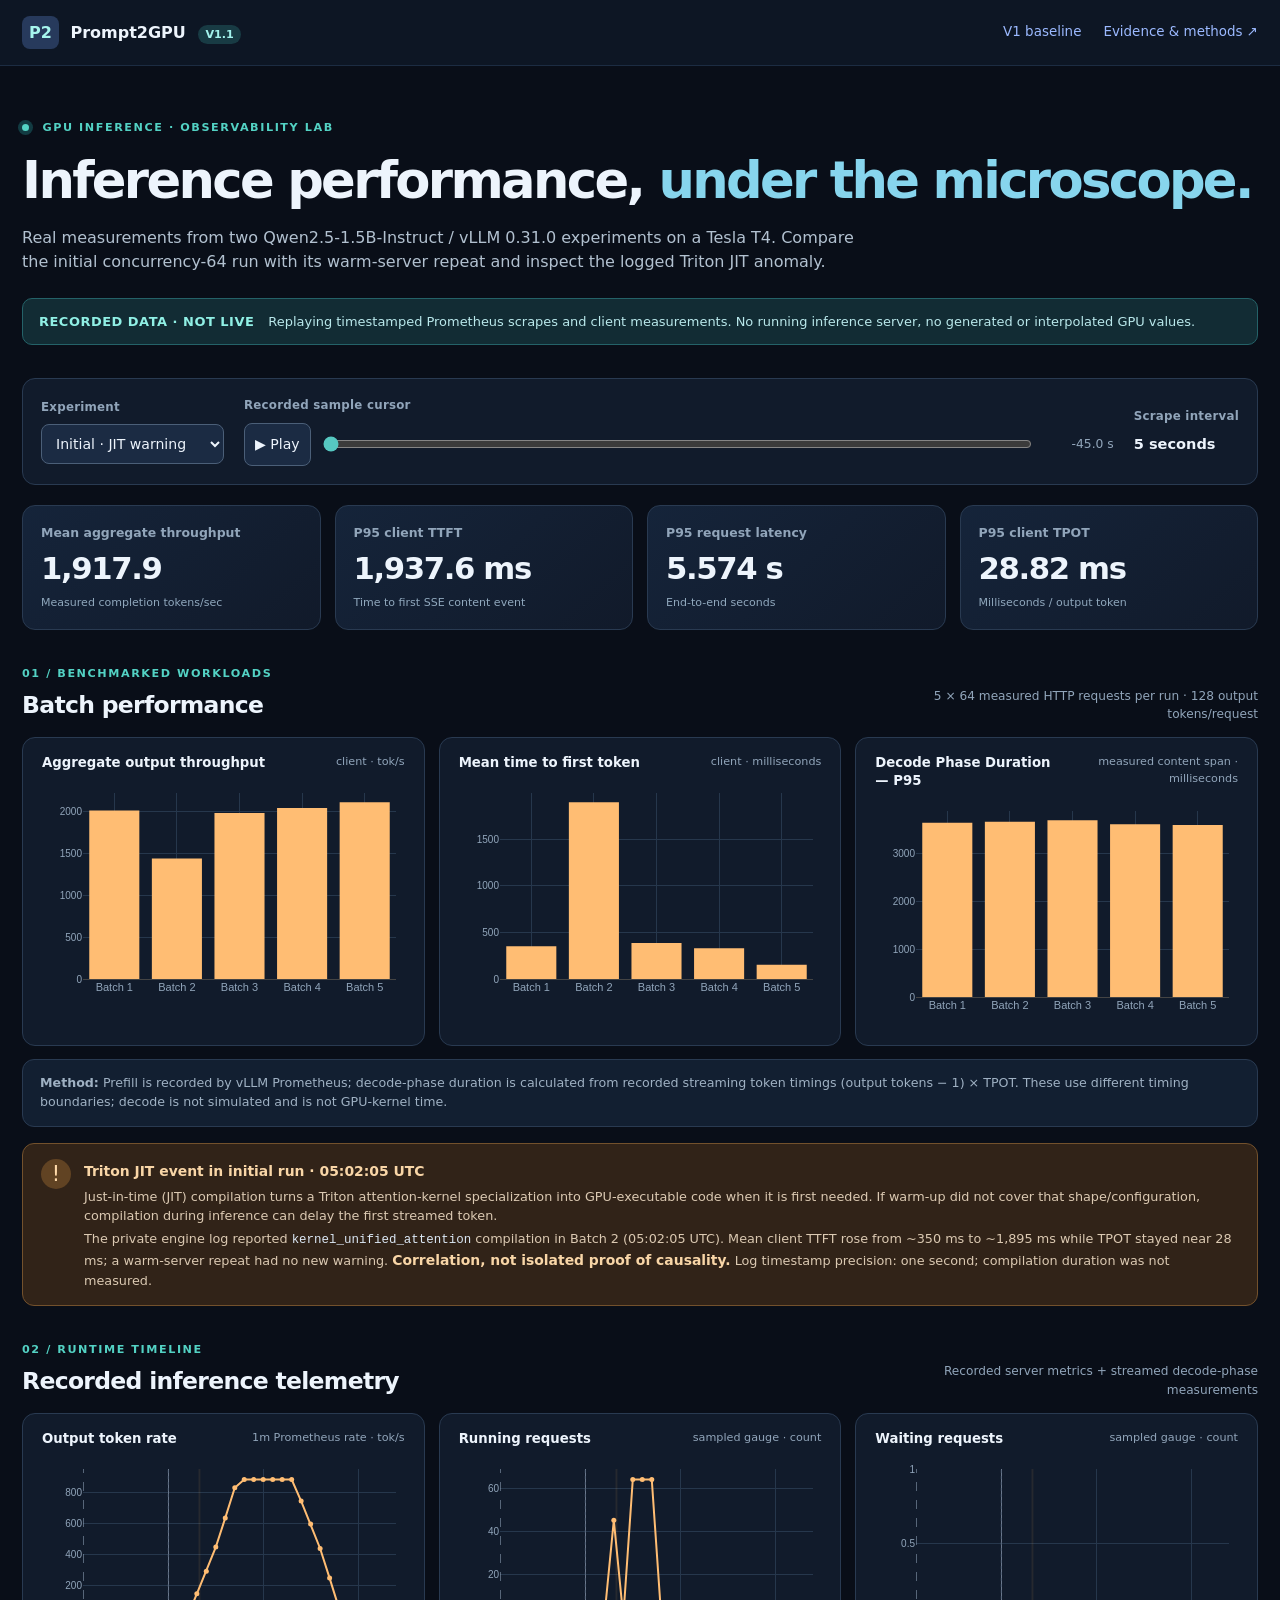
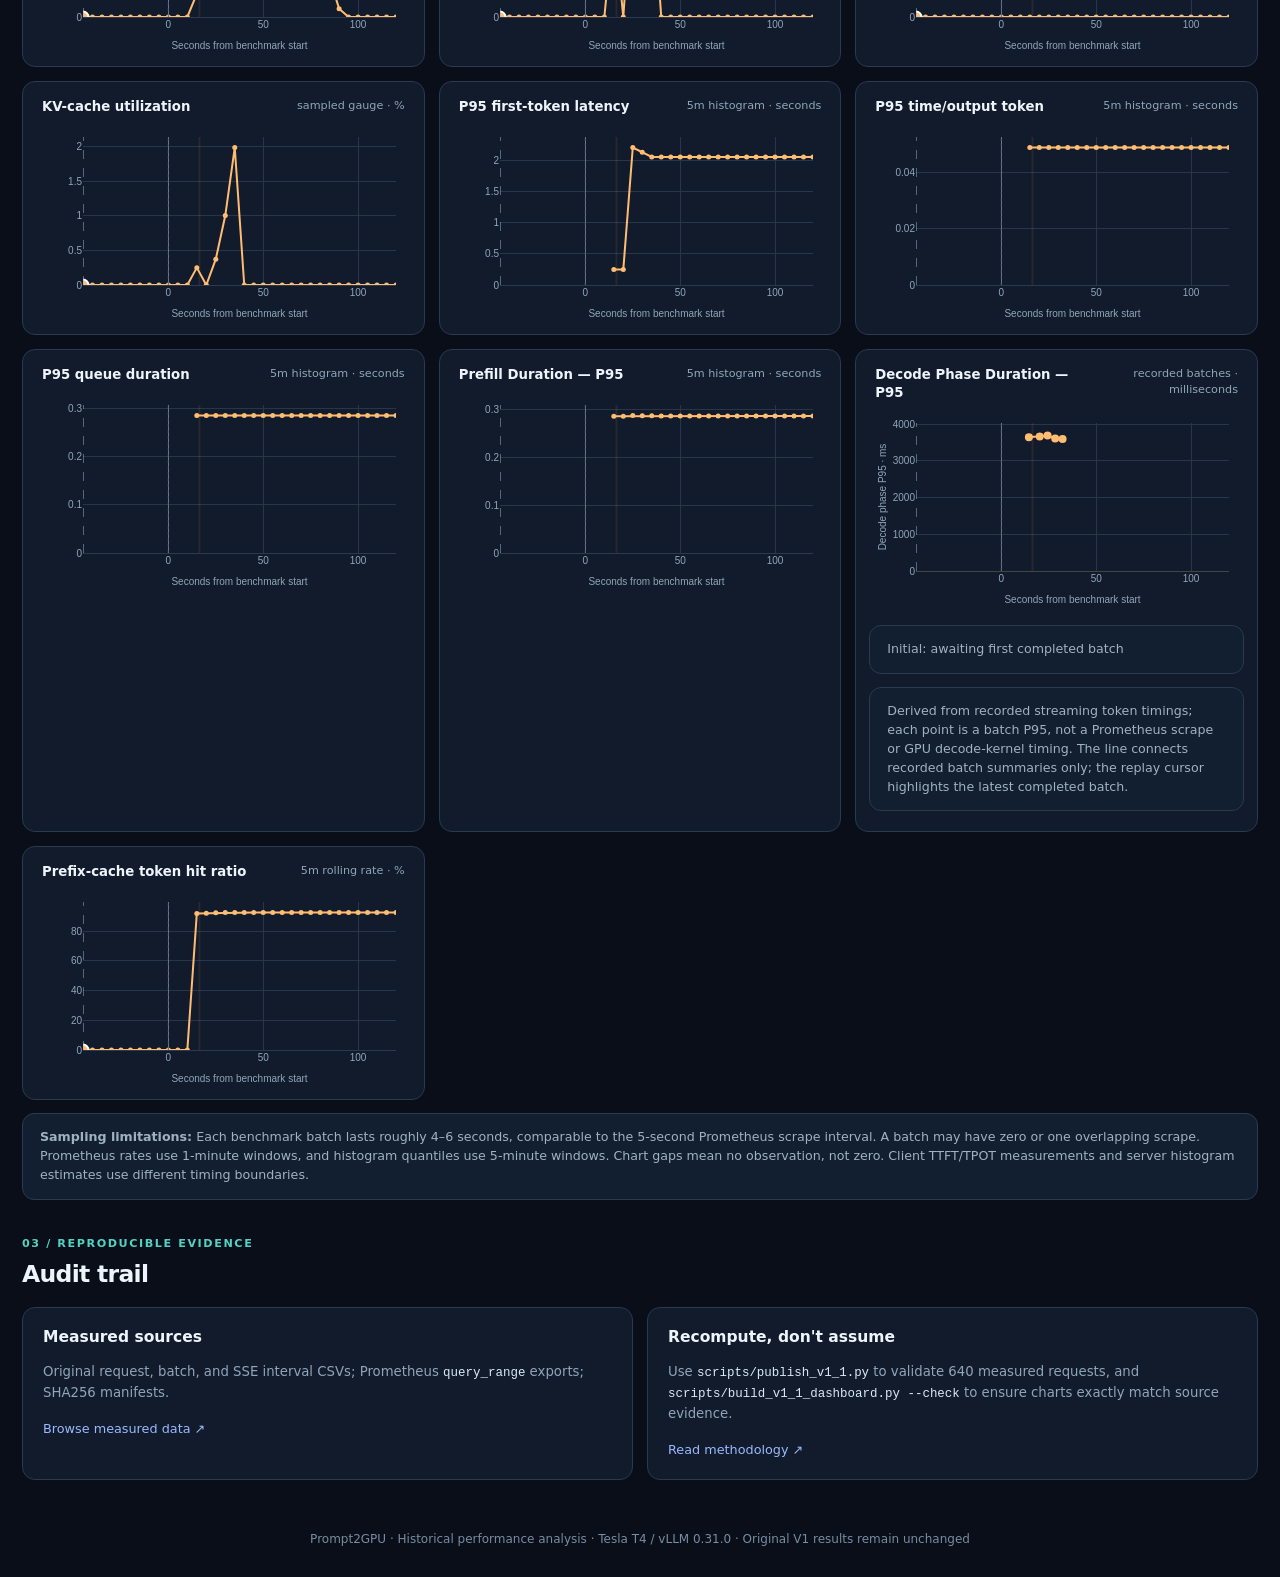
<file: docs/v1_1.html>
<!DOCTYPE html>
<html lang="en">
<head>
  <meta charset="utf-8">
  <meta name="viewport" content="width=device-width, initial-scale=1">
  <meta name="description" content="Prompt2GPU V1.1 historical T4 vLLM inference observability replay with client latency and Prometheus series.">
  <link rel="icon" href="data:,">
  <title>Prompt2GPU V1.1 | Recorded Inference Observability</title>
  <link rel="stylesheet" href="v1_1_dashboard.css">
  <script defer src="https://cdn.plot.ly/plotly-2.35.2.min.js"></script>
  <script defer src="v1_1_dashboard.js"></script>
</head>
<body>
  <header class="topbar">
    <div class="shell navrow">
      <a href="index.html" class="brand"><span class="brandmark">P2</span> Prompt2GPU <span class="version">V1.1</span></a>
      <div class="navlinks"><a href="index.html">V1 baseline</a><a href="https://github.com/santoshkumarsystems/Prompt2GPU/blob/main/V1_1_FINDINGS.md" target="_blank" rel="noopener noreferrer">Evidence &amp; methods ↗</a></div>
    </div>
  </header>
  <main class="shell">
    <section class="hero">
      <div class="eyebrow"><span class="dot"></span> GPU inference · observability lab</div>
      <h1>Inference performance, <span class="gradient">under the microscope.</span></h1>
      <p>Real measurements from two Qwen2.5-1.5B-Instruct / vLLM 0.31.0 experiments on a Tesla T4. Compare the initial concurrency-64 run with its warm-server repeat and inspect the logged Triton JIT anomaly.</p>
      <div class="safety"><strong>RECORDED DATA · NOT LIVE</strong><span>Replaying timestamped Prometheus scrapes and client measurements. No running inference server, no generated or interpolated GPU values.</span></div>
    </section>

    <section class="toolbar" aria-label="Replay controls">
      <div class="controlgroup">
        <label for="run-choice">Experiment</label>
        <select id="run-choice">
          <option value="initial">Initial · JIT warning</option>
          <option value="repeat">Warm-server repeat</option>
          <option value="compare">Compare both runs</option>
        </select>
      </div>
      <div class="controlgroup replay-controls">
        <label for="time-cursor">Recorded sample cursor</label>
        <div class="timeline">
          <button id="play" type="button" aria-label="Play recorded sample cursor">▶ Play</button>
          <input id="time-cursor" type="range" min="0" max="0" value="0" step="1" aria-label="Recorded scrape index" disabled>
          <span id="time-indicator">—</span>
        </div>
      </div>
      <div class="controlgroup"><label>Scrape interval</label><strong>5 seconds</strong></div>
    </section>

    <div id="message" class="message" role="status">Loading published measurement exports…</div>
    <section id="dashboard" hidden>
      <section class="kpis" aria-label="Measured summary">
        <article class="kpicard"><span>Mean aggregate throughput</span><strong id="kpi-throughput">—</strong><small>Measured completion tokens/sec</small></article>
        <article class="kpicard"><span>P95 client TTFT</span><strong id="kpi-ttft">—</strong><small>Time to first SSE content event</small></article>
        <article class="kpicard"><span>P95 request latency</span><strong id="kpi-latency">—</strong><small>End-to-end seconds</small></article>
        <article class="kpicard"><span>P95 client TPOT</span><strong id="kpi-tpot">—</strong><small>Milliseconds / output token</small></article>
      </section>

      <div class="sectionhead"><div><div class="eyebrow">01 / Benchmarked workloads</div><h2>Batch performance</h2></div><span class="hint">5 × 64 measured HTTP requests per run · 128 output tokens/request</span></div>
      <div class="triplecharts">
        <div class="panel"><div class="panel-head"><h3>Aggregate output throughput</h3><span>client · tok/s</span></div><div id="batch-throughput" class="batchchart" role="img" aria-label="Batch throughput chart"></div></div>
        <div class="panel"><div class="panel-head"><h3>Mean time to first token</h3><span>client · milliseconds</span></div><div id="batch-ttft" class="batchchart" role="img" aria-label="Batch first-token latency chart"></div></div>
        <div class="panel"><div class="panel-head"><h3>Decode Phase Duration — P95</h3><span>measured content span · milliseconds</span></div><div id="batch-decode-proxy" class="batchchart" role="img" aria-label="Decode phase client proxy P95 by batch"></div></div>
      </div>
      <p class="sampling"><strong>Method:</strong> Prefill is recorded by vLLM Prometheus; decode-phase duration is calculated from recorded streaming token timings (output tokens − 1) × TPOT. These use different timing boundaries; decode is not simulated and is not GPU-kernel time.</p>
      <div id="jit-note" class="incident"><span class="alert-icon">!</span><div><strong>Triton JIT event in initial run · 05:02:05 UTC</strong><p>Just-in-time (JIT) compilation turns a Triton attention-kernel specialization into GPU-executable code when it is first needed. If warm-up did not cover that shape/configuration, compilation during inference can delay the first streamed token.</p><p>The private engine log reported <code>kernel_unified_attention</code> compilation in Batch 2 (05:02:05 UTC). Mean client TTFT rose from ~350 ms to ~1,895 ms while TPOT stayed near 28 ms; a warm-server repeat had no new warning. <strong>Correlation, not isolated proof of causality.</strong> Log timestamp precision: one second; compilation duration was not measured.</p></div></div>

      <div class="sectionhead"><div><div class="eyebrow">02 / Runtime timeline</div><h2>Recorded inference telemetry</h2></div><span class="hint">Recorded server metrics + streamed decode-phase measurements</span></div>
      <div id="metrics-grid" class="metricsgrid" aria-label="Nine recorded Prometheus series and one synchronized decode-phase chart">
        <article class="panel" data-metric="output_tokens_per_sec"><div class="panel-head"><h3>Output token rate</h3><span>1m Prometheus rate · tok/s</span></div><div id="metric-output_tokens_per_sec" class="timeseries"></div></article>
        <article class="panel" data-metric="running_requests"><div class="panel-head"><h3>Running requests</h3><span>sampled gauge · count</span></div><div id="metric-running_requests" class="timeseries"></div></article>
        <article class="panel" data-metric="waiting_requests"><div class="panel-head"><h3>Waiting requests</h3><span>sampled gauge · count</span></div><div id="metric-waiting_requests" class="timeseries"></div></article>
        <article class="panel" data-metric="kv_cache_usage_percent"><div class="panel-head"><h3>KV-cache utilization</h3><span>sampled gauge · %</span></div><div id="metric-kv_cache_usage_percent" class="timeseries"></div></article>
        <article class="panel" data-metric="p95_ttft_seconds"><div class="panel-head"><h3>P95 first-token latency</h3><span>5m histogram · seconds</span></div><div id="metric-p95_ttft_seconds" class="timeseries"></div></article>
        <article class="panel" data-metric="p95_tpot_seconds"><div class="panel-head"><h3>P95 time/output token</h3><span>5m histogram · seconds</span></div><div id="metric-p95_tpot_seconds" class="timeseries"></div></article>
        <article class="panel" data-metric="p95_queue_seconds"><div class="panel-head"><h3>P95 queue duration</h3><span>5m histogram · seconds</span></div><div id="metric-p95_queue_seconds" class="timeseries"></div></article>
        <article class="panel" data-metric="p95_prefill_seconds"><div class="panel-head"><h3>Prefill Duration — P95</h3><span>5m histogram · seconds</span></div><div id="metric-p95_prefill_seconds" class="timeseries"></div></article>
        <article class="panel" data-client-proxy="decode"><div class="panel-head"><h3>Decode Phase Duration — P95</h3><span>recorded batches · milliseconds</span></div><div id="metric-decode-proxy" class="timeseries" role="img" aria-label="P95 post-first-token duration for recorded streaming batches, synchronized to the replay cursor"></div><p id="decode-replay-status" class="sampling" aria-live="polite">Waiting for first completed batch.</p><p class="sampling">Derived from recorded streaming token timings; each point is a batch P95, not a Prometheus scrape or GPU decode-kernel timing. The line connects recorded batch summaries only; the replay cursor highlights the latest completed batch.</p></article>
        <article class="panel" data-metric="prefix_cache_hit_rate_percent"><div class="panel-head"><h3>Prefix-cache token hit ratio</h3><span>5m rolling rate · %</span></div><div id="metric-prefix_cache_hit_rate_percent" class="timeseries"></div></article>
      </div>
      <p class="sampling"><strong>Sampling limitations:</strong> Each benchmark batch lasts roughly 4–6 seconds, comparable to the 5-second Prometheus scrape interval. A batch may have zero or one overlapping scrape. Prometheus rates use 1-minute windows, and histogram quantiles use 5-minute windows. Chart gaps mean no observation, not zero. Client TTFT/TPOT measurements and server histogram estimates use different timing boundaries.</p>
      <div class="sectionhead"><div><div class="eyebrow">03 / Reproducible evidence</div><h2>Audit trail</h2></div></div>
      <section class="audit-grid"><article class="audit-card"><h3>Measured sources</h3><p>Original request, batch, and SSE interval CSVs; Prometheus <code>query_range</code> exports; SHA256 manifests.</p><a href="https://github.com/santoshkumarsystems/Prompt2GPU/tree/main/results_v1_1" target="_blank" rel="noopener noreferrer">Browse measured data ↗</a></article>
      <article class="audit-card"><h3>Recompute, don't assume</h3><p>Use <code>scripts/publish_v1_1.py</code> to validate 640 measured requests, and <code>scripts/build_v1_1_dashboard.py --check</code> to ensure charts exactly match source evidence.</p><a href="https://github.com/santoshkumarsystems/Prompt2GPU/blob/main/V1_1_FINDINGS.md" target="_blank" rel="noopener noreferrer">Read methodology ↗</a></article></section>
    </section>
    <footer>Prompt2GPU · Historical performance analysis · Tesla T4 / vLLM 0.31.0 · Original V1 results remain unchanged</footer>
  </main>
</body>
</html>
</file>
<file: docs/v1_1_dashboard.css>
:root{color-scheme:dark;--bg:#090e18;--surface:#111b2b;--surface2:#152238;--border:#293a51;--text:#edf4fc;--muted:#91a5ba;--teal:#53d2c4;--blue:#7c9fff;--orange:#ffbe68;--red:#f58d88}
*{box-sizing:border-box}[hidden]{display:none!important}body{margin:0;font-family:Inter,ui-sans-serif,system-ui,-apple-system,BlinkMacSystemFont,"Segoe UI",sans-serif;background:var(--bg);color:var(--text);line-height:1.5}
a{color:#9bb9ff;text-decoration:none}a:hover{text-decoration:underline}.shell{width:min(1320px,calc(100% - 44px));margin:0 auto}.topbar{border-bottom:1px solid #1c2c42;background:#0d1624}.navrow{display:flex;align-items:center;justify-content:space-between;min-height:65px;gap:16px}.brand{font-size:1rem;font-weight:750;color:var(--text);white-space:nowrap}.brandmark{background:#273a5c;color:#a7f6ee;border-radius:8px;padding:7px;margin-right:6px}.version{font-size:.7rem;font-weight:650;padding:3px 7px;border-radius:12px;background:#183b44;color:#a2f3ed;margin-left:7px}.navlinks{display:flex;gap:22px;font-size:.84rem;color:var(--muted)}.hero{padding:54px 0 24px}.eyebrow{text-transform:uppercase;letter-spacing:.14em;font-size:.7rem;font-weight:800;color:var(--teal)}.dot{display:inline-block;width:7px;height:7px;background:var(--teal);border-radius:50%;margin-right:8px;box-shadow:0 0 0 4px #123b42}h1{margin:14px 0 12px;font-weight:790;font-size:clamp(2.05rem,4vw,3.45rem);letter-spacing:-.052em;line-height:1.15}.gradient{color:#87d5ed}.hero>p{max-width:850px;color:#b2c1d0;font-size:1rem}.safety{margin-top:24px;padding:13px 16px;display:flex;gap:14px;align-items:center;background:#122c34;border:1px solid #246268;border-radius:10px;color:#b9e8eb;font-size:.81rem}.safety strong{color:#90f0e5;white-space:nowrap;letter-spacing:.04em}.toolbar{margin:9px 0 16px;display:flex;align-items:center;gap:20px;flex-wrap:wrap;background:var(--surface);border:1px solid var(--border);border-radius:13px;padding:18px}.controlgroup{display:flex;flex-direction:column;gap:8px}.controlgroup>label{color:var(--muted);font-size:.74rem;font-weight:700;letter-spacing:.02em}.controlgroup>strong{font-size:.91rem}.controlgroup select,.timeline button{border:1px solid #4b5f78;border-radius:8px;background:#1b2b43;color:var(--text);padding:10px;font:inherit;font-size:.88rem}.replay-controls{flex:1;min-width:270px}.timeline{display:flex;align-items:center;gap:10px}.timeline button{cursor:pointer;white-space:nowrap}.timeline button:disabled{cursor:not-allowed;opacity:.5}.timeline input{flex:1;min-width:90px;accent-color:#56c8c1}.timeline span{min-width:70px;text-align:right;font-size:.77rem;color:var(--muted)}.message{padding:12px 15px;background:#1b2b43;border:1px solid #354966;border-radius:10px;color:#bcd0e5;font-size:.87rem}.message.error{border-color:#a35f5f;color:#ffd0d0}.kpis{display:grid;grid-template-columns:repeat(4,minmax(0,1fr));gap:14px;margin-top:20px}.kpicard{background:linear-gradient(138deg,#15243a,#111a2a);border:1px solid var(--border);padding:18px;border-radius:13px;display:flex;flex-direction:column;gap:6px;min-height:123px}.kpicard span{color:var(--muted);font-size:.78rem;font-weight:650}.kpicard strong{font-size:clamp(1.4rem,2.4vw,2rem);letter-spacing:-.045em;line-height:1.3;font-variant-numeric:tabular-nums}.kpicard small{font-size:.69rem;color:#90a8bd}.sectionhead{display:flex;gap:16px;justify-content:space-between;align-items:end;margin:36px 0 14px}.sectionhead h2{font-size:1.47rem;letter-spacing:-.03em;margin:5px 0 0}.hint{max-width:390px;text-align:right;color:var(--muted);font-size:.76rem}.doublecharts{display:grid;grid-template-columns:repeat(2,minmax(0,1fr));gap:14px}.triplecharts{display:grid;grid-template-columns:repeat(3,minmax(0,1fr));gap:14px}.metricsgrid{display:grid;grid-template-columns:repeat(3,minmax(0,1fr));gap:14px}.panel{background:var(--surface);border:1px solid var(--border);border-radius:13px;min-width:0;overflow:hidden;padding:13px 13px 7px}.panel-head{display:flex;justify-content:space-between;align-items:flex-start;gap:6px;padding:3px 6px}.panel-head h3{font-size:.83rem;line-height:1.35;margin:0;font-weight:740}.panel-head span{color:var(--muted);font-size:.7rem;text-align:right}.batchchart{height:245px}.timeseries{height:208px}.incident{display:flex;align-items:flex-start;gap:13px;margin:16px 0;background:#312318;border:1px solid #73512c;border-radius:12px;padding:15px 18px}.alert-icon{font-size:1.3rem;border-radius:50%;background:#614323;color:#ffdaaa;width:30px;height:30px;display:grid;place-items:center;flex-shrink:0}.incident strong{color:#f9d6a7;font-size:.87rem}.incident p{font-size:.8rem;color:#dbc9b2;margin:4px 0 0}.incident code,.audit-card code{font-size:.78rem;color:#dce8f5}.sampling{color:#9fb1c3;background:#121f31;border:1px solid var(--border);border-radius:12px;font-size:.79rem;padding:14px 17px}.audit-grid{display:grid;grid-template-columns:repeat(2,minmax(0,1fr));gap:14px}.audit-card{padding:18px 20px;background:var(--surface);border:1px solid var(--border);border-radius:13px}.audit-card h3{font-size:.97rem;margin:0 0 5px}.audit-card p{font-size:.83rem;color:var(--muted)}.audit-card a{font-size:.8rem}footer{padding:50px 0 32px;text-align:center;color:#788ca2;font-size:.75rem}
@media(max-width:1000px){.triplecharts{grid-template-columns:repeat(2,minmax(0,1fr))}.metricsgrid{grid-template-columns:repeat(2,minmax(0,1fr))}.kpis{grid-template-columns:repeat(2,minmax(0,1fr))}}@media(max-width:680px){.shell{width:min(100% - 26px,1320px)}.hero{padding-top:30px}.safety{align-items:flex-start;flex-direction:column;gap:5px}.navlinks{gap:12px;font-size:.72rem}.toolbar{align-items:stretch}.doublecharts,.triplecharts,.metricsgrid,.audit-grid{grid-template-columns:1fr}.hint{display:none}.kpis{grid-template-columns:repeat(2,minmax(0,1fr));gap:9px}.kpicard{padding:12px}.kpicard strong{font-size:1.45rem}.panel{padding:10px}.navrow{gap:8px}}
</file>
